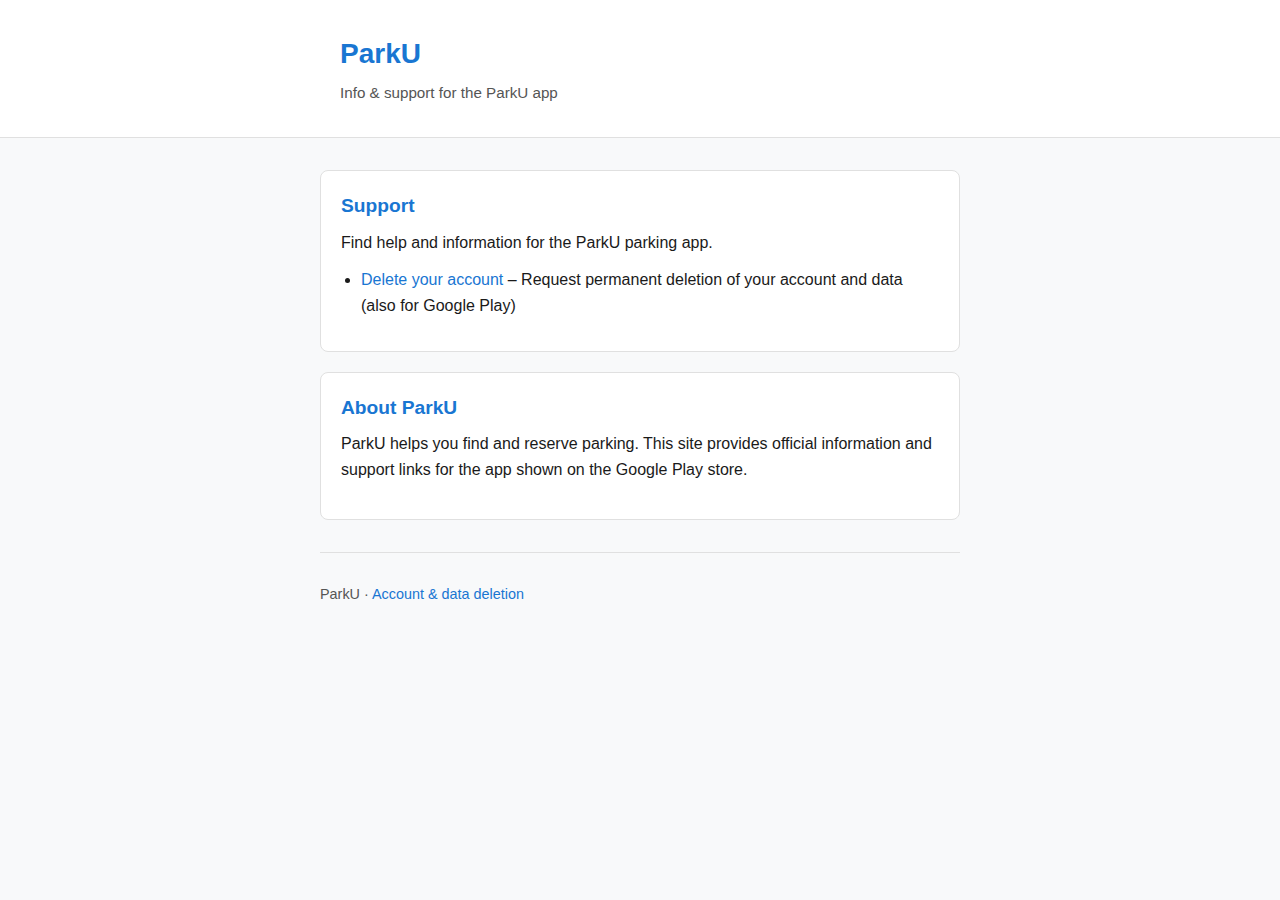
<file: public/index.html>
<!DOCTYPE html>
<html lang="en">
<head>
  <meta charset="utf-8">
  <meta name="viewport" content="width=device-width, initial-scale=1">
  <title>ParkU – Info &amp; Support</title>
  <link rel="stylesheet" href="styles.css">
</head>
<body>
  <header class="header">
    <div class="container">
      <h1 class="logo">ParkU</h1>
      <p class="tagline">Info &amp; support for the ParkU app</p>
    </div>
  </header>

  <main class="main container">
    <section class="card">
      <h2>Support</h2>
      <p>Find help and information for the ParkU parking app.</p>
      <ul class="link-list">
        <li><a href="delete-account.html">Delete your account</a> – Request permanent deletion of your account and data (also for Google Play)</li>
      </ul>
    </section>

    <section class="card">
      <h2>About ParkU</h2>
      <p>ParkU helps you find and reserve parking. This site provides official information and support links for the app shown on the Google Play store.</p>
    </section>

    <footer class="footer">
      <p>ParkU · <a href="delete-account.html">Account &amp; data deletion</a></p>
    </footer>
  </main>
</body>
</html>
</file>
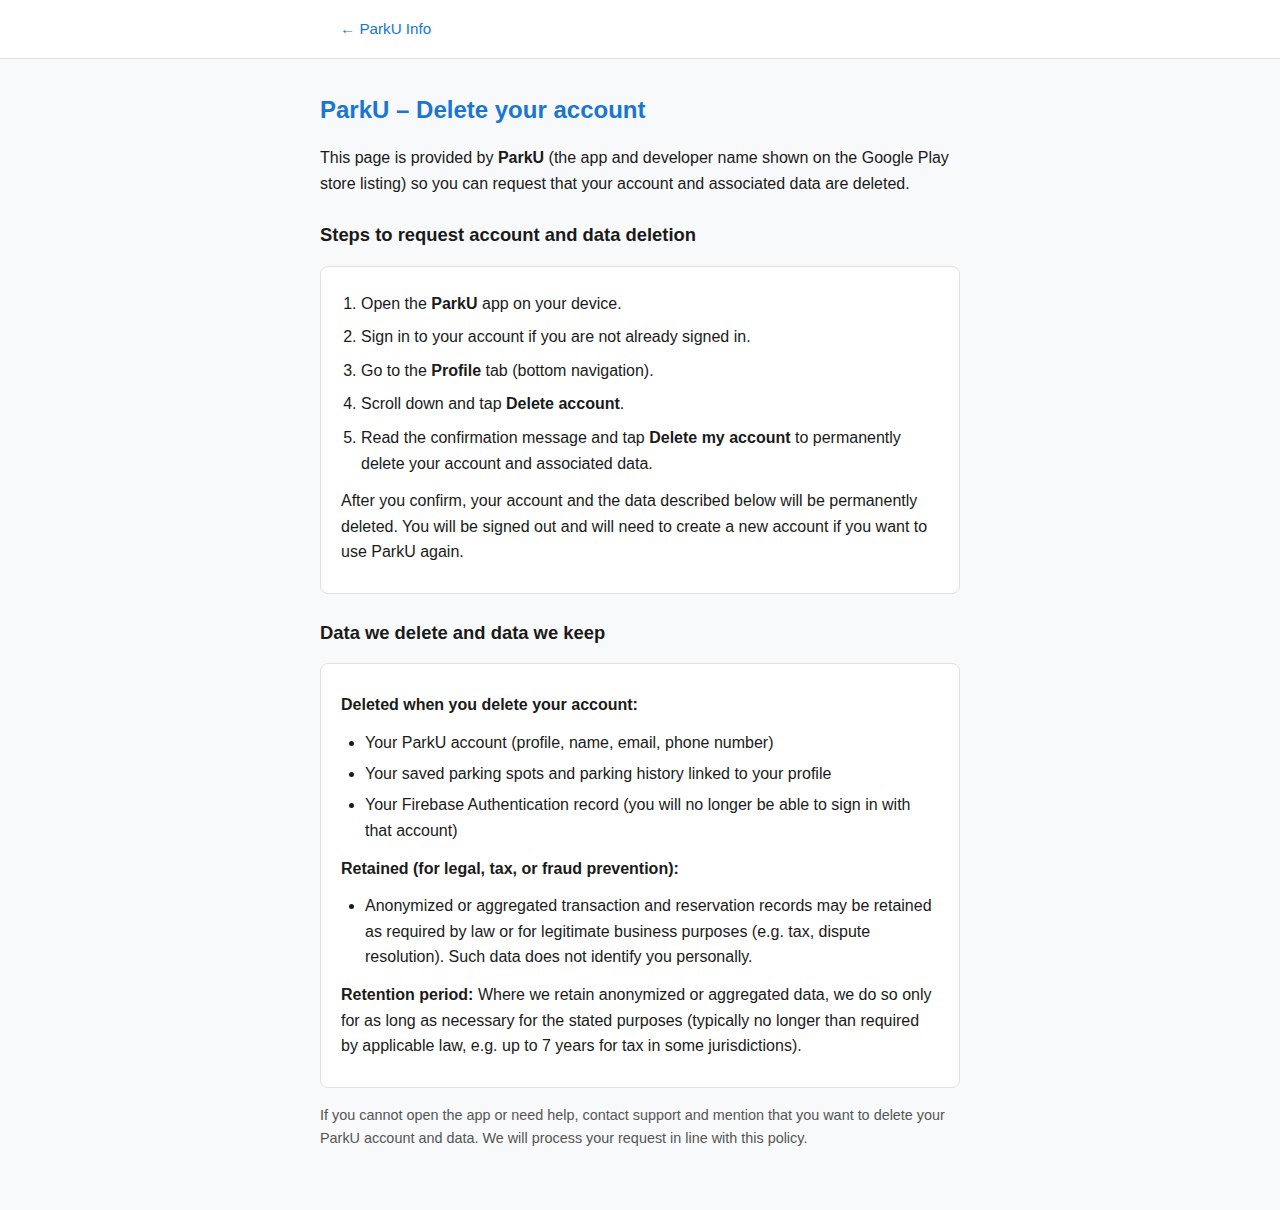
<file: public/delete-account.html>
<!DOCTYPE html>
<html lang="en">
<head>
  <meta charset="utf-8">
  <meta name="viewport" content="width=device-width, initial-scale=1">
  <title>Delete your account – ParkU</title>
  <link rel="stylesheet" href="styles.css">
</head>
<body>
  <header class="header header--compact">
    <div class="container">
      <a href="index.html" class="back-link">← ParkU Info</a>
    </div>
  </header>

  <main class="main container page-content">
    <h1>ParkU – Delete your account</h1>
    <p>This page is provided by <strong>ParkU</strong> (the app and developer name shown on the Google Play store listing) so you can request that your account and associated data are deleted.</p>

    <h2>Steps to request account and data deletion</h2>
    <div class="steps">
      <ol>
        <li>Open the <strong>ParkU</strong> app on your device.</li>
        <li>Sign in to your account if you are not already signed in.</li>
        <li>Go to the <strong>Profile</strong> tab (bottom navigation).</li>
        <li>Scroll down and tap <strong>Delete account</strong>.</li>
        <li>Read the confirmation message and tap <strong>Delete my account</strong> to permanently delete your account and associated data.</li>
      </ol>
      <p>After you confirm, your account and the data described below will be permanently deleted. You will be signed out and will need to create a new account if you want to use ParkU again.</p>
    </div>

    <h2>Data we delete and data we keep</h2>
    <div class="data-section">
      <p><strong>Deleted when you delete your account:</strong></p>
      <ul>
        <li>Your ParkU account (profile, name, email, phone number)</li>
        <li>Your saved parking spots and parking history linked to your profile</li>
        <li>Your Firebase Authentication record (you will no longer be able to sign in with that account)</li>
      </ul>
      <p><strong>Retained (for legal, tax, or fraud prevention):</strong></p>
      <ul>
        <li>Anonymized or aggregated transaction and reservation records may be retained as required by law or for legitimate business purposes (e.g. tax, dispute resolution). Such data does not identify you personally.</li>
      </ul>
      <p><strong>Retention period:</strong> Where we retain anonymized or aggregated data, we do so only for as long as necessary for the stated purposes (typically no longer than required by applicable law, e.g. up to 7 years for tax in some jurisdictions).</p>
    </div>

    <p class="note">If you cannot open the app or need help, contact support and mention that you want to delete your ParkU account and data. We will process your request in line with this policy.</p>
  </main>
</body>
</html>
</file>
<file: public/styles.css>
:root {
  --color-bg: #f8f9fa;
  --color-surface: #fff;
  --color-primary: #1976d2;
  --color-text: #1a1a1a;
  --color-text-muted: #555;
  --color-border: #e0e0e0;
  --font-sans: -apple-system, BlinkMacSystemFont, "Segoe UI", Roboto, sans-serif;
  --max-width: 640px;
  --space: 1.25rem;
  --radius: 8px;
}

* {
  box-sizing: border-box;
}

body {
  font-family: var(--font-sans);
  line-height: 1.6;
  color: var(--color-text);
  background: var(--color-bg);
  margin: 0;
  min-height: 100vh;
}

.container {
  max-width: var(--max-width);
  margin: 0 auto;
  padding: 0 var(--space);
}

/* Header */
.header {
  background: var(--color-surface);
  border-bottom: 1px solid var(--color-border);
  padding: 2rem 0;
}

.header--compact {
  padding: 1rem 0;
}

.logo {
  font-size: 1.75rem;
  font-weight: 700;
  color: var(--color-primary);
  margin: 0 0 0.25rem 0;
}

.tagline {
  margin: 0;
  font-size: 0.95rem;
  color: var(--color-text-muted);
}

.back-link {
  color: var(--color-primary);
  text-decoration: none;
  font-size: 0.95rem;
}

.back-link:hover {
  text-decoration: underline;
}

/* Main */
.main {
  padding: 2rem 0 3rem;
}

.card {
  background: var(--color-surface);
  border-radius: var(--radius);
  padding: var(--space) var(--space) 1.5rem;
  margin-bottom: var(--space);
  border: 1px solid var(--color-border);
}

.card h2 {
  font-size: 1.2rem;
  margin: 0 0 0.5rem 0;
  color: var(--color-primary);
}

.card p {
  margin: 0 0 0.75rem 0;
  color: var(--color-text);
}

.link-list {
  margin: 0.5rem 0 0;
  padding-left: 1.25rem;
}

.link-list li {
  margin: 0.5rem 0;
}

.link-list a {
  color: var(--color-primary);
  text-decoration: none;
}

.link-list a:hover {
  text-decoration: underline;
}

/* Page content (e.g. delete-account) */
.page-content h1 {
  font-size: 1.5rem;
  margin: 0 0 1rem 0;
  color: var(--color-primary);
}

.page-content h2 {
  font-size: 1.15rem;
  margin: 1.5rem 0 0.5rem 0;
}

.page-content p {
  margin: 0.75rem 0;
}

.steps {
  background: var(--color-surface);
  border: 1px solid var(--color-border);
  border-radius: var(--radius);
  padding: 1rem 1.25rem;
  margin: 1rem 0;
}

.steps ol {
  margin: 0.5rem 0;
  padding-left: 1.25rem;
}

.steps li {
  margin: 0.5rem 0;
}

.data-section {
  border: 1px solid var(--color-border);
  border-radius: var(--radius);
  padding: 1rem 1.25rem;
  margin: 1rem 0;
  background: var(--color-surface);
}

.data-section ul {
  margin: 0.5rem 0;
  padding-left: 1.5rem;
}

.data-section li {
  margin: 0.35rem 0;
}

.note {
  font-size: 0.9rem;
  color: var(--color-text-muted);
  margin-top: 1.5rem;
}

/* Footer */
.footer {
  margin-top: 2rem;
  padding-top: 1rem;
  border-top: 1px solid var(--color-border);
  font-size: 0.9rem;
  color: var(--color-text-muted);
}

.footer a {
  color: var(--color-primary);
  text-decoration: none;
}

.footer a:hover {
  text-decoration: underline;
}
</file>
